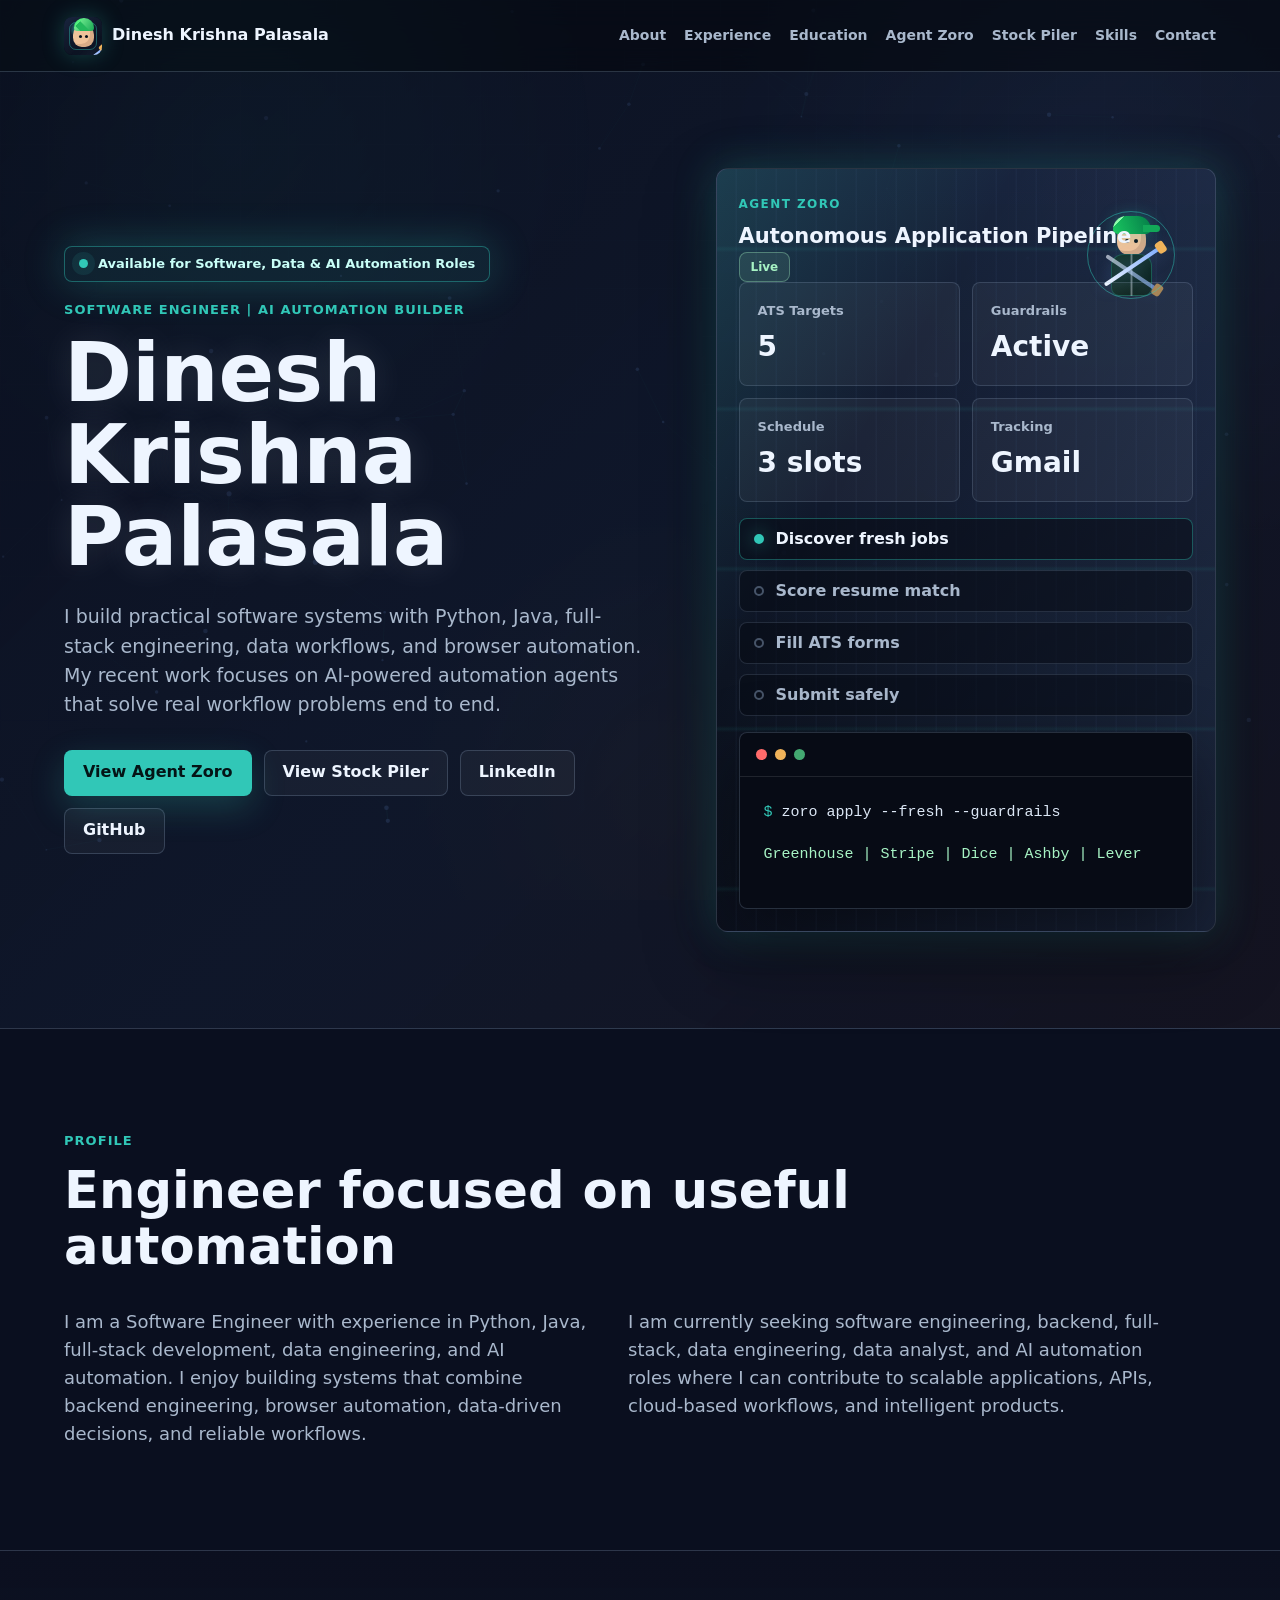
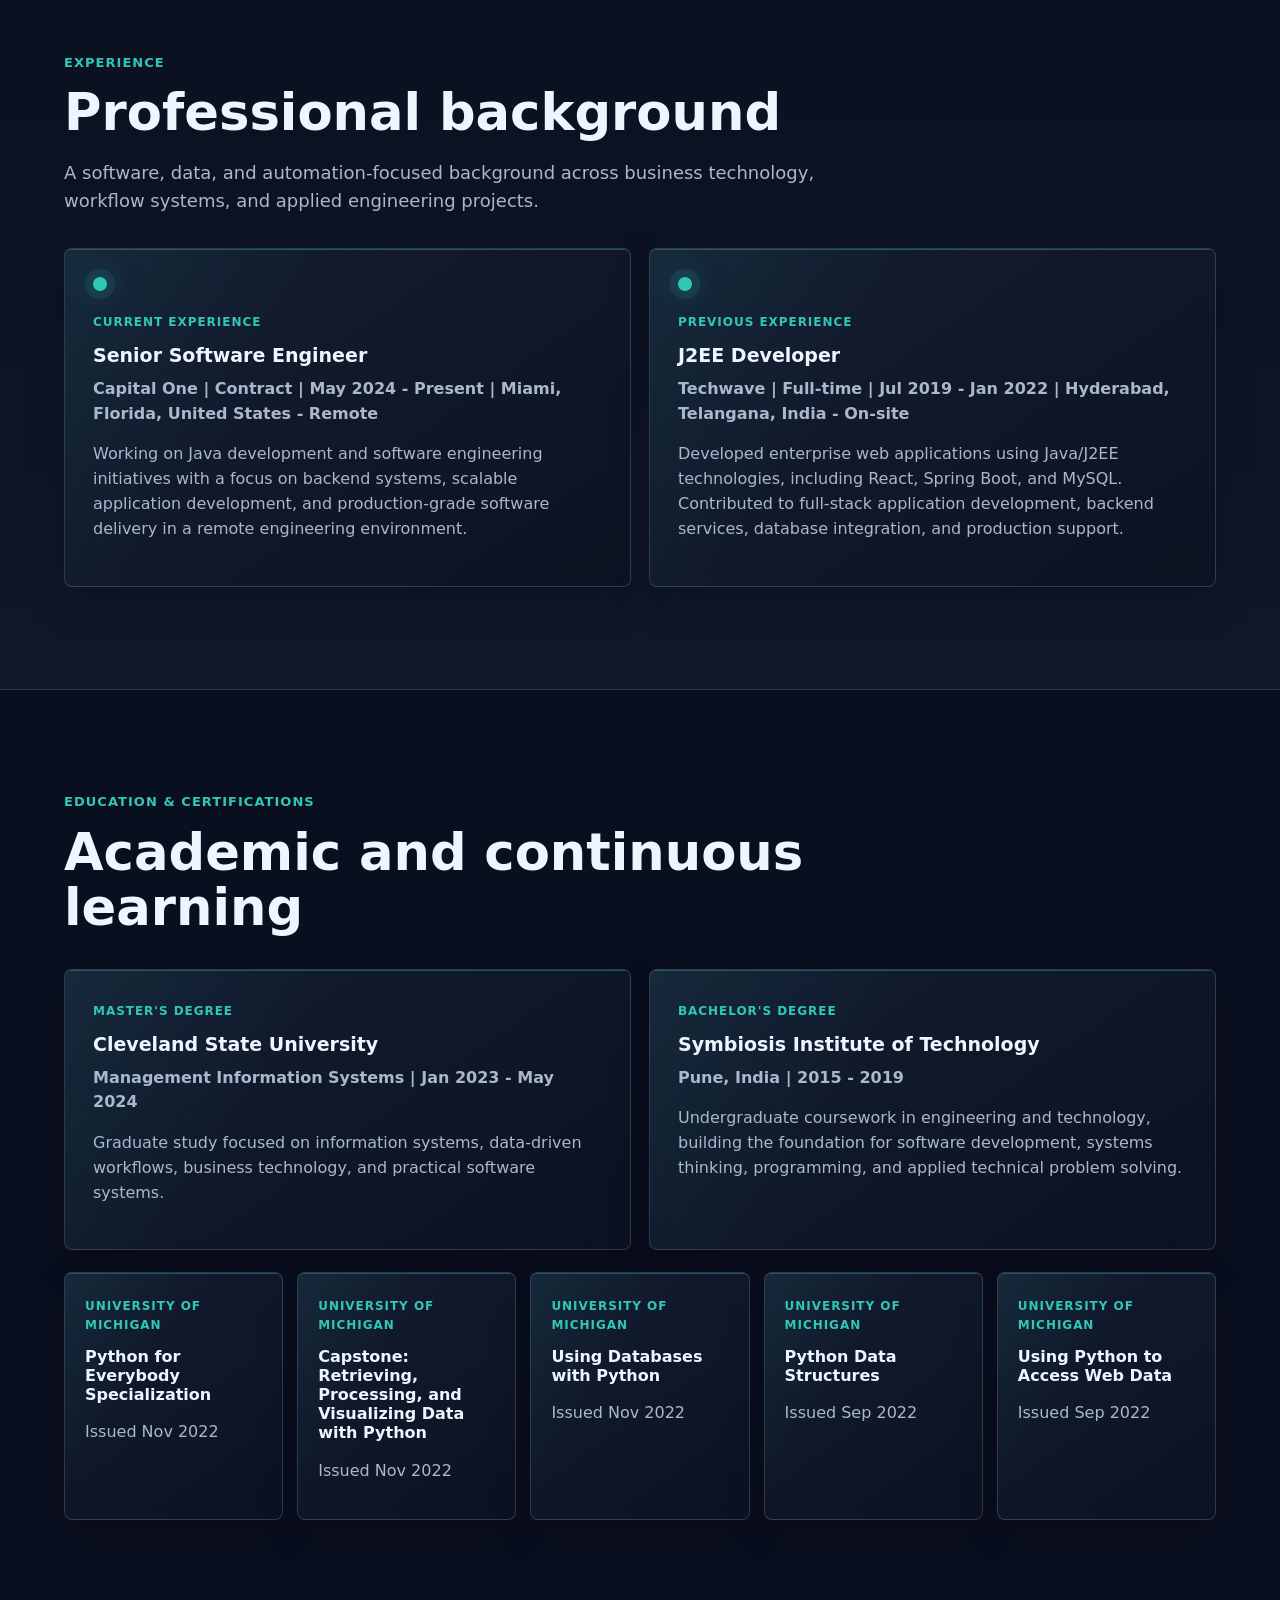
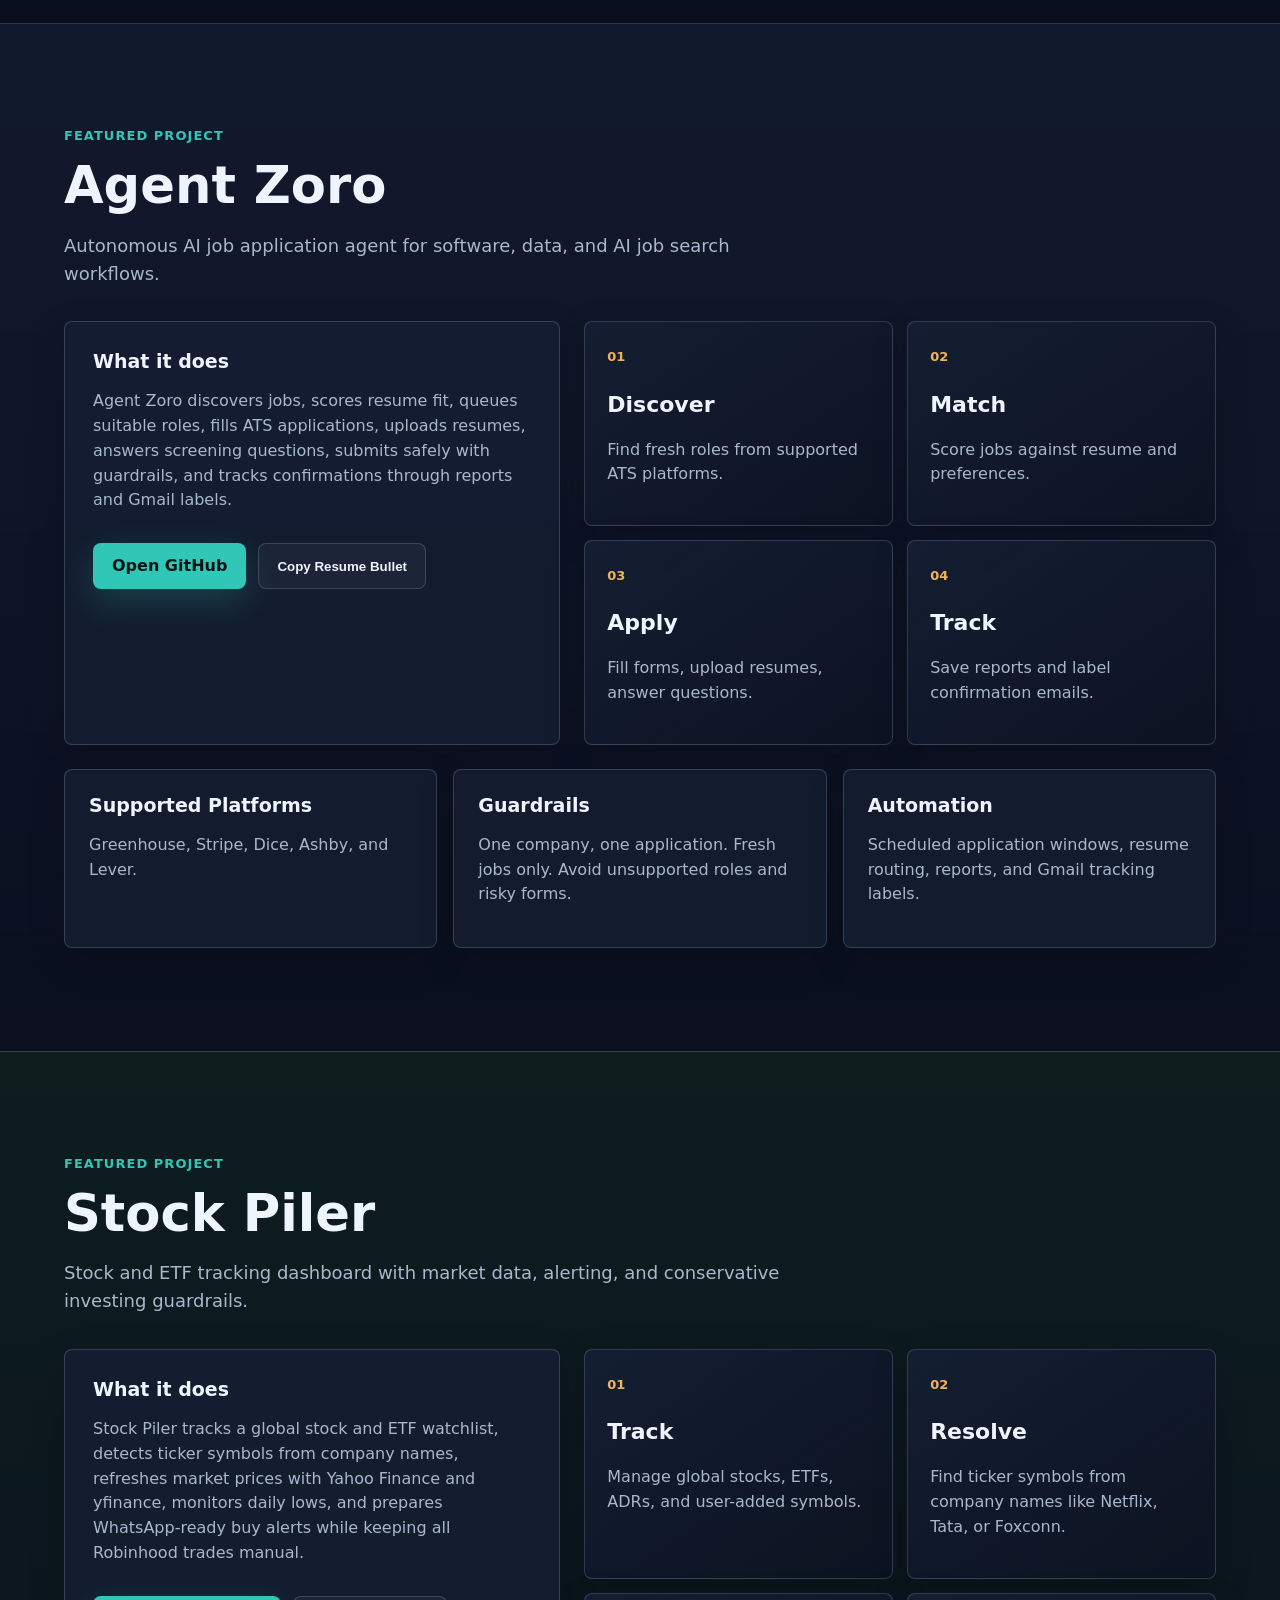
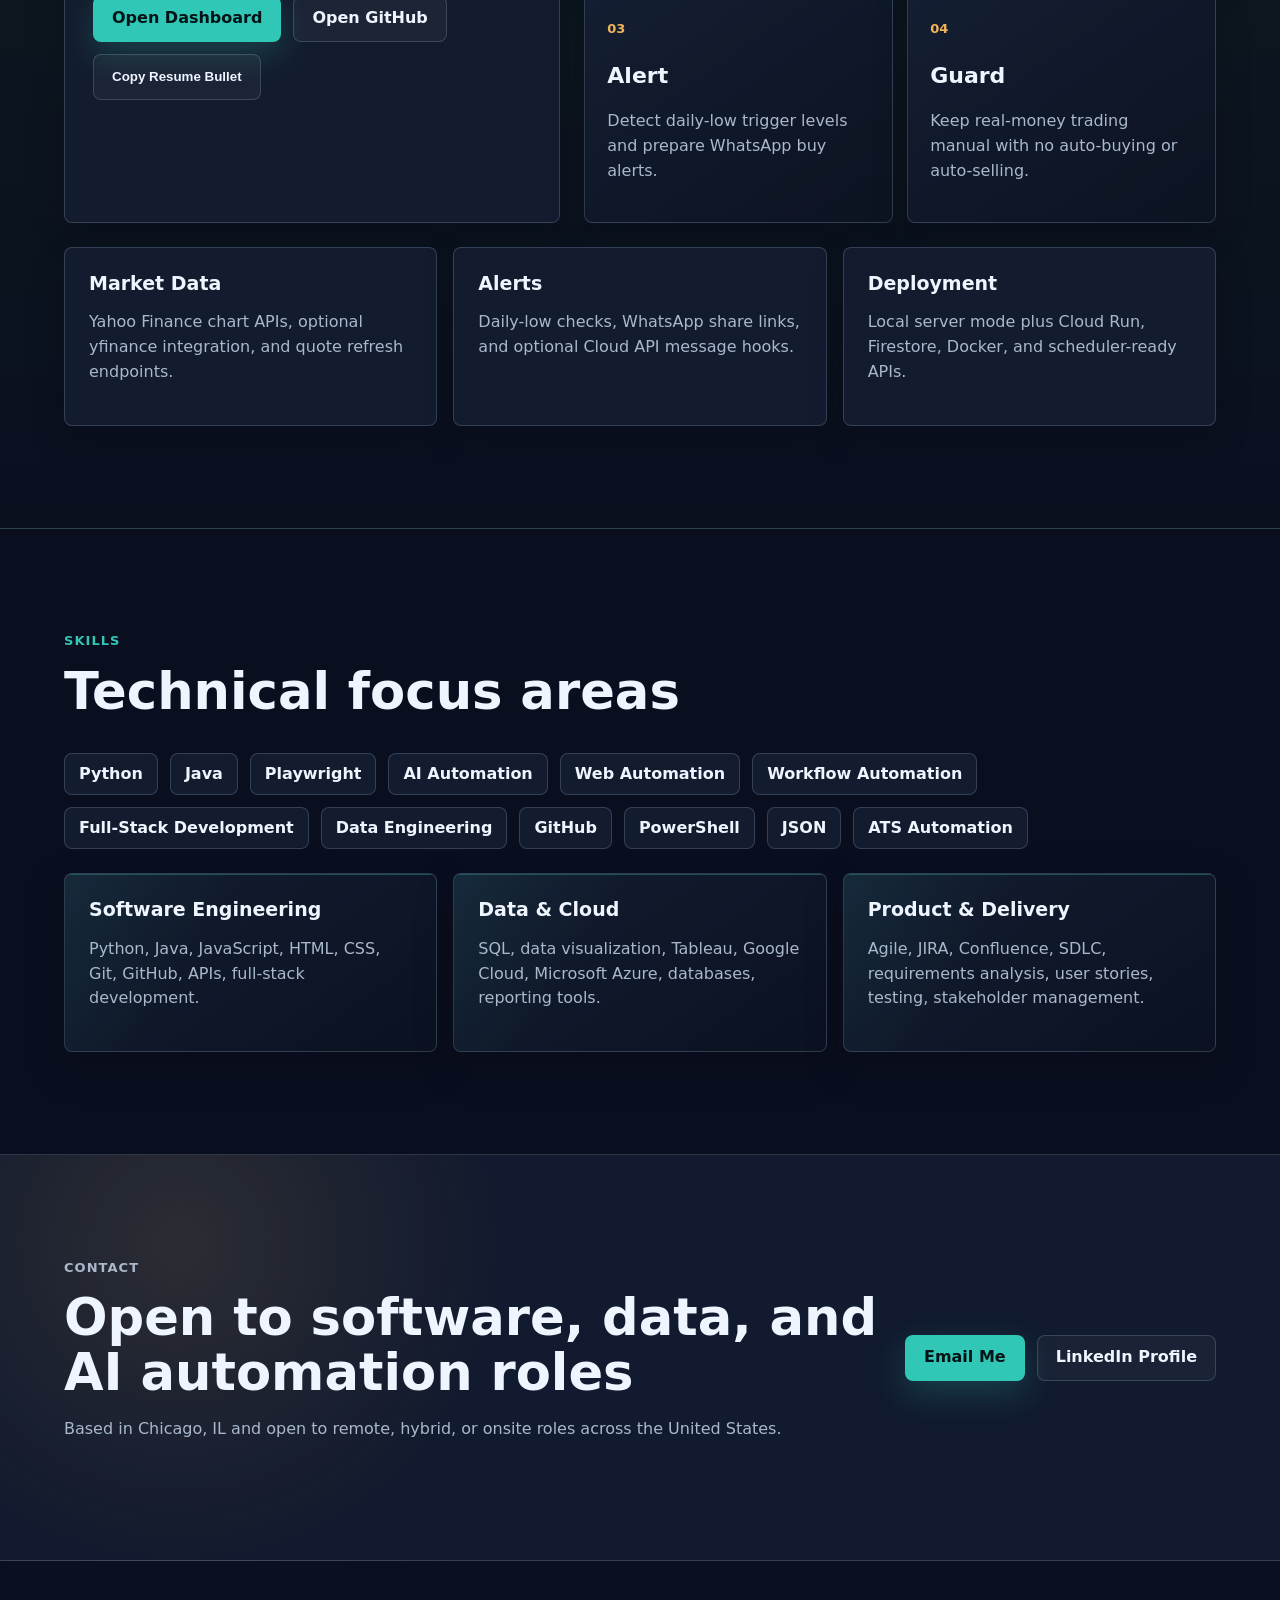
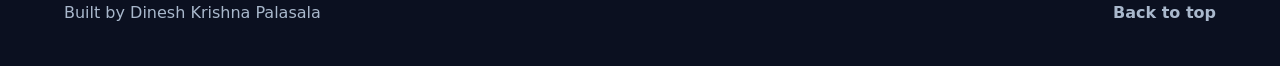
<file: index.html>
<!doctype html>
<html lang="en">
  <head>
    <meta charset="utf-8" />
    <meta name="viewport" content="width=device-width, initial-scale=1" />
    <title>Dinesh Krishna Palasala | Software Engineer Portfolio</title>
    <meta
      name="description"
      content="Portfolio website for Dinesh Krishna Palasala, software engineer focused on Python, Java, full stack development, data engineering, and AI automation."
    />
    <link rel="stylesheet" href="styles.css" />
  </head>
  <body>
    <canvas class="network-canvas" aria-hidden="true"></canvas>
    <header class="site-header">
      <a class="brand" href="#top" aria-label="Dinesh Krishna Palasala home">
        <span class="brand-mark zoro-mark" aria-hidden="true">
          <span class="zoro-head">
            <span class="zoro-hair"></span>
            <span class="zoro-eye left"></span>
            <span class="zoro-eye right"></span>
          </span>
          <span class="zoro-sword"></span>
        </span>
        <span>Dinesh Krishna Palasala</span>
      </a>
      <nav class="nav-links" aria-label="Primary navigation">
        <a href="#about">About</a>
        <a href="#experience">Experience</a>
        <a href="#education">Education</a>
        <a href="#zoro">Agent Zoro</a>
        <a href="#stock-piler">Stock Piler</a>
        <a href="#skills">Skills</a>
        <a href="#contact">Contact</a>
      </nav>
    </header>

    <main id="top">
      <section class="hero-section">
        <div class="hero-copy">
          <div class="status-pill">
            <span></span>
            Available for Software, Data & AI Automation Roles
          </div>
          <p class="eyebrow">Software Engineer | AI Automation Builder</p>
          <h1>Dinesh Krishna Palasala</h1>
          <p class="hero-lede">
            I build practical software systems with Python, Java, full-stack engineering,
            data workflows, and browser automation. My recent work focuses on AI-powered
            automation agents that solve real workflow problems end to end.
          </p>
          <div class="hero-actions">
            <a class="button primary" href="#zoro">View Agent Zoro</a>
            <a class="button secondary" href="#stock-piler">View Stock Piler</a>
            <a class="button secondary" href="https://www.linkedin.com/in/dinesh-krishna-palasala-73620a308/" target="_blank" rel="noreferrer">LinkedIn</a>
            <a class="button secondary" href="https://github.com/dpalasala/zoro-agent" target="_blank" rel="noreferrer">GitHub</a>
          </div>
        </div>

        <div class="hero-visual" aria-label="Portfolio automation workflow visual">
          <div class="agent-dashboard">
            <div class="mini-zoro-scene" aria-label="Animated Agent Zoro mascot">
              <div class="mini-zoro">
                <span class="mini-bandana"></span>
                <span class="mini-face">
                  <span class="mini-eye left"></span>
                  <span class="mini-eye right"></span>
                </span>
                <span class="mini-coat"></span>
                <span class="mini-sword main"></span>
                <span class="mini-sword back"></span>
              </div>
              <div class="scan-ring ring-one"></div>
              <div class="scan-ring ring-two"></div>
            </div>
            <div class="dashboard-header">
              <div>
                <span class="dashboard-kicker">Agent Zoro</span>
                <strong>Autonomous Application Pipeline</strong>
              </div>
              <span class="live-badge">Live</span>
            </div>
            <div class="metric-grid">
              <div class="metric-card">
                <span>ATS Targets</span>
                <strong>5</strong>
              </div>
              <div class="metric-card">
                <span>Guardrails</span>
                <strong>Active</strong>
              </div>
              <div class="metric-card">
                <span>Schedule</span>
                <strong>3 slots</strong>
              </div>
              <div class="metric-card">
                <span>Tracking</span>
                <strong>Gmail</strong>
              </div>
            </div>
            <div class="pipeline">
              <div class="pipeline-node active">
                <span></span>
                Discover fresh jobs
              </div>
              <div class="pipeline-node">
                <span></span>
                Score resume match
              </div>
              <div class="pipeline-node">
                <span></span>
                Fill ATS forms
              </div>
              <div class="pipeline-node">
                <span></span>
                Submit safely
              </div>
            </div>
            <div class="console-window mini-console">
              <div class="console-topbar">
                <span></span>
                <span></span>
                <span></span>
              </div>
              <div class="console-body">
                <p><span class="prompt">$</span> zoro apply --fresh --guardrails</p>
                <p class="success">Greenhouse | Stripe | Dice | Ashby | Lever</p>
              </div>
            </div>
          </div>
        </div>
      </section>

      <section id="about" class="section">
        <div class="section-heading">
          <p class="eyebrow">Profile</p>
          <h2>Engineer focused on useful automation</h2>
        </div>
        <div class="about-grid">
          <p>
            I am a Software Engineer with experience in Python, Java, full-stack development,
            data engineering, and AI automation. I enjoy building systems that combine backend
            engineering, browser automation, data-driven decisions, and reliable workflows.
          </p>
          <p>
            I am currently seeking software engineering, backend, full-stack, data engineering,
            data analyst, and AI automation roles where I can contribute to scalable applications,
            APIs, cloud-based workflows, and intelligent products.
          </p>
        </div>
      </section>

      <section id="experience" class="section timeline-section">
        <div class="section-heading">
          <p class="eyebrow">Experience</p>
          <h2>Professional background</h2>
          <p>
            A software, data, and automation-focused background across business technology,
            workflow systems, and applied engineering projects.
          </p>
        </div>

        <div class="timeline">
          <article class="timeline-card">
            <div class="timeline-dot"></div>
            <p class="timeline-label">Current Experience</p>
            <h3>Senior Software Engineer</h3>
            <p class="timeline-meta">Capital One | Contract | May 2024 - Present | Miami, Florida, United States - Remote</p>
            <p>
              Working on Java development and software engineering initiatives with a focus on
              backend systems, scalable application development, and production-grade software
              delivery in a remote engineering environment.
            </p>
          </article>

          <article class="timeline-card">
            <div class="timeline-dot"></div>
            <p class="timeline-label">Previous Experience</p>
            <h3>J2EE Developer</h3>
            <p class="timeline-meta">Techwave | Full-time | Jul 2019 - Jan 2022 | Hyderabad, Telangana, India - On-site</p>
            <p>
              Developed enterprise web applications using Java/J2EE technologies, including
              React, Spring Boot, and MySQL. Contributed to full-stack application development,
              backend services, database integration, and production support.
            </p>
          </article>
        </div>
      </section>

      <section id="education" class="section education-section">
        <div class="section-heading">
          <p class="eyebrow">Education & Certifications</p>
          <h2>Academic and continuous learning</h2>
        </div>

        <div class="credential-layout">
          <article class="education-card">
            <span class="card-tag">Master's Degree</span>
            <h3>Cleveland State University</h3>
            <p class="timeline-meta">Management Information Systems | Jan 2023 - May 2024</p>
            <p>
              Graduate study focused on information systems, data-driven workflows,
              business technology, and practical software systems.
            </p>
          </article>

          <article class="education-card">
            <span class="card-tag">Bachelor's Degree</span>
            <h3>Symbiosis Institute of Technology</h3>
            <p class="timeline-meta">Pune, India | 2015 - 2019</p>
            <p>
              Undergraduate coursework in engineering and technology, building the foundation
              for software development, systems thinking, programming, and applied technical
              problem solving.
            </p>
          </article>
        </div>

        <div class="cert-grid" aria-label="Certifications">
          <article>
            <span>University of Michigan</span>
            <h3>Python for Everybody Specialization</h3>
            <p>Issued Nov 2022</p>
          </article>
          <article>
            <span>University of Michigan</span>
            <h3>Capstone: Retrieving, Processing, and Visualizing Data with Python</h3>
            <p>Issued Nov 2022</p>
          </article>
          <article>
            <span>University of Michigan</span>
            <h3>Using Databases with Python</h3>
            <p>Issued Nov 2022</p>
          </article>
          <article>
            <span>University of Michigan</span>
            <h3>Python Data Structures</h3>
            <p>Issued Sep 2022</p>
          </article>
          <article>
            <span>University of Michigan</span>
            <h3>Using Python to Access Web Data</h3>
            <p>Issued Sep 2022</p>
          </article>
        </div>
      </section>

      <div id="projects-root" data-projects-src="projects.json"></div>

      <section id="skills" class="section">
        <div class="section-heading">
          <p class="eyebrow">Skills</p>
          <h2>Technical focus areas</h2>
        </div>
        <div class="skills-grid">
          <span>Python</span>
          <span>Java</span>
          <span>Playwright</span>
          <span>AI Automation</span>
          <span>Web Automation</span>
          <span>Workflow Automation</span>
          <span>Full-Stack Development</span>
          <span>Data Engineering</span>
          <span>GitHub</span>
          <span>PowerShell</span>
          <span>JSON</span>
          <span>ATS Automation</span>
        </div>
        <div class="skill-columns">
          <article>
            <h3>Software Engineering</h3>
            <p>Python, Java, JavaScript, HTML, CSS, Git, GitHub, APIs, full-stack development.</p>
          </article>
          <article>
            <h3>Data & Cloud</h3>
            <p>SQL, data visualization, Tableau, Google Cloud, Microsoft Azure, databases, reporting tools.</p>
          </article>
          <article>
            <h3>Product & Delivery</h3>
            <p>Agile, JIRA, Confluence, SDLC, requirements analysis, user stories, testing, stakeholder management.</p>
          </article>
        </div>
      </section>

      <section id="contact" class="section contact-section">
        <div>
          <p class="eyebrow">Contact</p>
          <h2>Open to software, data, and AI automation roles</h2>
          <p>
            Based in Chicago, IL and open to remote, hybrid, or onsite roles across the United States.
          </p>
        </div>
        <div class="contact-actions">
          <a class="button primary" href="mailto:dpalasala@gmail.com">Email Me</a>
          <a class="button secondary" href="https://www.linkedin.com/in/dinesh-krishna-palasala-73620a308/" target="_blank" rel="noreferrer">LinkedIn Profile</a>
        </div>
      </section>
    </main>

    <footer class="site-footer">
      <p>Built by Dinesh Krishna Palasala</p>
      <a href="#top">Back to top</a>
    </footer>

    <div class="toast" role="status" aria-live="polite">Copied</div>
    <script src="script.js"></script>
  </body>
</html>
</file>
<file: styles.css>
:root {
  --ink: #eef5ff;
  --muted: #a9b8cc;
  --line: rgba(154, 178, 210, 0.24);
  --paper: #0b1020;
  --white: #121a2c;
  --panel: #151f33;
  --panel-strong: #1b2740;
  --teal: #31c7b7;
  --teal-dark: #21a79a;
  --amber: #f0b35a;
  --red: #ff6b6b;
  --blue: #7eabff;
  --shadow: 0 24px 70px rgba(0, 0, 0, 0.42);
  --glow: 0 0 42px rgba(49, 199, 183, 0.28);
}

* {
  box-sizing: border-box;
}

html {
  scroll-behavior: smooth;
}

body {
  margin: 0;
  background: var(--paper);
  color: var(--ink);
  font-family: Inter, ui-sans-serif, system-ui, -apple-system, BlinkMacSystemFont, "Segoe UI", sans-serif;
  line-height: 1.55;
}

body::before {
  position: fixed;
  inset: 0;
  z-index: -3;
  content: "";
  background:
    linear-gradient(rgba(154, 178, 210, 0.035) 1px, transparent 1px),
    linear-gradient(90deg, rgba(154, 178, 210, 0.035) 1px, transparent 1px);
  background-size: 48px 48px;
  mask-image: linear-gradient(to bottom, black, transparent 86%);
}

body::after {
  position: fixed;
  inset: 0;
  z-index: -2;
  content: "";
  background:
    radial-gradient(circle at 18% 16%, rgba(49, 199, 183, 0.22), transparent 28%),
    radial-gradient(circle at 86% 22%, rgba(126, 171, 255, 0.18), transparent 30%),
    radial-gradient(circle at 54% 88%, rgba(240, 179, 90, 0.1), transparent 28%);
  pointer-events: none;
}

.network-canvas {
  position: fixed;
  inset: 0;
  z-index: -1;
  width: 100%;
  height: 100%;
  opacity: 0.72;
  pointer-events: none;
}

a {
  color: inherit;
}

.site-header {
  position: sticky;
  top: 0;
  z-index: 10;
  display: flex;
  align-items: center;
  justify-content: space-between;
  gap: 24px;
  min-height: 72px;
  padding: 14px clamp(20px, 5vw, 72px);
  border-bottom: 1px solid var(--line);
  background: rgba(7, 11, 21, 0.82);
  backdrop-filter: blur(16px);
}

.brand {
  display: inline-flex;
  align-items: center;
  gap: 10px;
  font-weight: 800;
  text-decoration: none;
}

.brand-mark {
  position: relative;
  display: grid;
  width: 38px;
  height: 38px;
  place-items: center;
  border-radius: 8px;
  background:
    radial-gradient(circle at 38% 32%, rgba(49, 199, 183, 0.9), transparent 25%),
    linear-gradient(145deg, #18243d, #070b15);
  box-shadow: 0 0 22px rgba(49, 199, 183, 0.28);
}

.zoro-mark {
  overflow: hidden;
  isolation: isolate;
}

.zoro-mark::before {
  position: absolute;
  inset: 5px;
  content: "";
  border: 1px solid rgba(49, 199, 183, 0.42);
  border-radius: 7px;
  animation: logoPulse 2.4s ease-in-out infinite;
}

.zoro-head {
  position: relative;
  z-index: 2;
  width: 21px;
  height: 22px;
  border-radius: 45% 45% 42% 42%;
  background: #f0c39a;
  box-shadow: inset -4px -3px 0 rgba(93, 52, 42, 0.16);
  animation: zoroFloat 2.8s ease-in-out infinite;
}

.zoro-hair {
  position: absolute;
  top: -7px;
  left: 1px;
  width: 20px;
  height: 13px;
  border-radius: 12px 12px 4px 4px;
  background:
    linear-gradient(135deg, #51f27c 0 28%, transparent 29%),
    linear-gradient(45deg, transparent 0 18%, #23b95c 19% 48%, transparent 49%),
    linear-gradient(120deg, #88ff9f, #18a754);
}

.zoro-eye {
  position: absolute;
  top: 10px;
  width: 3px;
  height: 3px;
  border-radius: 50%;
  background: #07111d;
  animation: zoroBlink 4.2s infinite;
}

.zoro-eye.left {
  left: 6px;
}

.zoro-eye.right {
  right: 6px;
}

.zoro-sword {
  position: absolute;
  z-index: 1;
  right: -2px;
  bottom: 5px;
  width: 30px;
  height: 3px;
  border-radius: 99px;
  background: linear-gradient(90deg, #f7fbff, #7eabff);
  transform: rotate(-38deg);
  transform-origin: right center;
  box-shadow: 0 0 14px rgba(126, 171, 255, 0.46);
  animation: swordShine 2.6s ease-in-out infinite;
}

.zoro-sword::after {
  position: absolute;
  right: -3px;
  top: -3px;
  width: 7px;
  height: 9px;
  content: "";
  border-radius: 2px;
  background: var(--amber);
}

@keyframes zoroFloat {
  0%,
  100% {
    transform: translateY(0) rotate(-2deg);
  }
  50% {
    transform: translateY(-2px) rotate(2deg);
  }
}

@keyframes zoroBlink {
  0%,
  92%,
  100% {
    transform: scaleY(1);
  }
  95% {
    transform: scaleY(0.1);
  }
}

@keyframes swordShine {
  0%,
  100% {
    opacity: 0.72;
    filter: brightness(1);
  }
  50% {
    opacity: 1;
    filter: brightness(1.45);
  }
}

@keyframes logoPulse {
  0%,
  100% {
    opacity: 0.45;
    transform: scale(1);
  }
  50% {
    opacity: 1;
    transform: scale(1.05);
  }
}

.nav-links {
  display: flex;
  flex-wrap: wrap;
  justify-content: flex-end;
  gap: 18px;
  color: var(--muted);
  font-size: 14px;
  font-weight: 700;
}

.nav-links a {
  text-decoration: none;
}

.nav-links a:hover {
  color: var(--teal);
}

.hero-section {
  display: grid;
  grid-template-columns: minmax(0, 1.08fr) minmax(320px, 0.92fr);
  align-items: center;
  gap: clamp(28px, 5vw, 72px);
  min-height: calc(100vh - 72px);
  padding: clamp(48px, 8vw, 96px) clamp(20px, 5vw, 72px);
  border-bottom: 1px solid var(--line);
  background:
    linear-gradient(135deg, rgba(11, 16, 32, 0.88) 0%, rgba(17, 26, 46, 0.76) 50%, rgba(22, 20, 33, 0.88) 100%);
}

.status-pill {
  display: inline-flex;
  align-items: center;
  gap: 10px;
  min-height: 36px;
  margin-bottom: 18px;
  padding: 0 14px;
  border: 1px solid rgba(49, 199, 183, 0.42);
  border-radius: 8px;
  background: rgba(49, 199, 183, 0.08);
  color: #c9fff8;
  font-size: 13px;
  font-weight: 850;
  box-shadow: var(--glow);
}

.status-pill span {
  width: 9px;
  height: 9px;
  border-radius: 50%;
  background: var(--teal);
  box-shadow: 0 0 0 7px rgba(49, 199, 183, 0.1);
}

.eyebrow {
  margin: 0 0 12px;
  color: var(--teal);
  font-size: 13px;
  font-weight: 900;
  letter-spacing: 0.08em;
  text-transform: uppercase;
}

h1,
h2,
h3,
p {
  overflow-wrap: anywhere;
}

h1 {
  max-width: 920px;
  margin: 0;
  font-size: clamp(44px, 7vw, 82px);
  line-height: 1;
  letter-spacing: 0;
  text-shadow: 0 0 34px rgba(238, 245, 255, 0.12);
}

h2 {
  margin: 0;
  font-size: clamp(30px, 4vw, 52px);
  line-height: 1.08;
  letter-spacing: 0;
}

h3 {
  margin: 0 0 10px;
  font-size: 19px;
  line-height: 1.2;
}

.hero-lede {
  max-width: 760px;
  margin: 24px 0 0;
  color: var(--muted);
  font-size: 19px;
}

.hero-actions,
.project-actions,
.contact-actions {
  display: flex;
  flex-wrap: wrap;
  gap: 12px;
  margin-top: 30px;
}

.button {
  display: inline-flex;
  align-items: center;
  justify-content: center;
  min-height: 46px;
  padding: 0 18px;
  border: 1px solid transparent;
  border-radius: 8px;
  font-weight: 850;
  text-decoration: none;
  cursor: pointer;
  transition: transform 160ms ease, background-color 160ms ease, border-color 160ms ease, box-shadow 160ms ease;
}

.button:hover {
  transform: translateY(-1px);
}

.button.primary {
  background: var(--teal);
  color: #041416;
  box-shadow: 0 12px 34px rgba(49, 199, 183, 0.22);
}

.button.primary:hover {
  background: var(--teal-dark);
  box-shadow: 0 16px 42px rgba(49, 199, 183, 0.34);
}

.button.secondary {
  border-color: var(--line);
  background: rgba(255, 255, 255, 0.04);
  color: var(--ink);
}

.button.secondary:hover {
  border-color: rgba(49, 199, 183, 0.72);
  background: rgba(49, 199, 183, 0.08);
}

.hero-visual {
  display: grid;
  min-height: 420px;
  align-items: center;
}

.agent-dashboard {
  position: relative;
  overflow: hidden;
  padding: 22px;
  border: 1px solid rgba(154, 178, 210, 0.24);
  border-radius: 12px;
  background:
    linear-gradient(180deg, rgba(27, 39, 64, 0.86), rgba(7, 11, 21, 0.9));
  box-shadow: var(--shadow), var(--glow);
}

.agent-dashboard::before {
  position: absolute;
  inset: -1px;
  content: "";
  background:
    linear-gradient(120deg, rgba(49, 199, 183, 0.16), transparent 32%, rgba(126, 171, 255, 0.14));
  pointer-events: none;
}

.agent-dashboard::after {
  position: absolute;
  inset: 0;
  content: "";
  background:
    linear-gradient(transparent 0 48%, rgba(49, 199, 183, 0.08) 50%, transparent 52%),
    repeating-linear-gradient(90deg, transparent 0 18px, rgba(126, 171, 255, 0.035) 19px 20px);
  background-size: 100% 160px, auto;
  animation: dashboardScan 5.4s linear infinite;
  pointer-events: none;
}

.agent-dashboard > * {
  position: relative;
  z-index: 2;
}

.mini-zoro-scene {
  position: absolute;
  top: 22px;
  right: 20px;
  z-index: 1;
  width: 128px;
  height: 128px;
  pointer-events: none;
}

.mini-zoro {
  position: absolute;
  left: 50%;
  top: 50%;
  width: 56px;
  height: 82px;
  transform: translate(-50%, -50%);
  animation: miniZoroFloat 3.2s ease-in-out infinite;
}

.mini-face {
  position: absolute;
  left: 14px;
  top: 10px;
  width: 29px;
  height: 31px;
  border-radius: 46% 46% 42% 42%;
  background: #f0c39a;
  box-shadow:
    inset -5px -4px 0 rgba(81, 44, 36, 0.16),
    0 0 20px rgba(49, 199, 183, 0.16);
}

.mini-bandana {
  position: absolute;
  z-index: 2;
  left: 10px;
  top: 2px;
  width: 38px;
  height: 18px;
  border-radius: 14px 14px 5px 5px;
  background:
    linear-gradient(135deg, #8dffab 0 20%, transparent 21%),
    linear-gradient(70deg, #19c760, #057c48);
  box-shadow: 0 0 16px rgba(49, 199, 183, 0.36);
}

.mini-bandana::after {
  position: absolute;
  right: -9px;
  top: 9px;
  width: 17px;
  height: 7px;
  content: "";
  border-radius: 0 8px 8px 0;
  background: #12a858;
  transform-origin: left center;
  animation: bandanaTail 1.8s ease-in-out infinite;
}

.mini-eye {
  position: absolute;
  top: 15px;
  width: 4px;
  height: 4px;
  border-radius: 50%;
  background: #07111d;
  animation: zoroBlink 4.2s infinite;
}

.mini-eye.left {
  left: 8px;
}

.mini-eye.right {
  right: 8px;
}

.mini-coat {
  position: absolute;
  left: 8px;
  top: 40px;
  width: 41px;
  height: 42px;
  border-radius: 12px 12px 8px 8px;
  background:
    linear-gradient(90deg, transparent 47%, rgba(238, 245, 255, 0.4) 48% 52%, transparent 53%),
    linear-gradient(145deg, #123528, #071b19);
  border: 1px solid rgba(49, 199, 183, 0.28);
}

.mini-sword {
  position: absolute;
  height: 4px;
  border-radius: 99px;
  background: linear-gradient(90deg, #eef5ff, #7eabff);
  box-shadow: 0 0 18px rgba(126, 171, 255, 0.48);
}

.mini-sword::after {
  position: absolute;
  right: -4px;
  top: -4px;
  width: 9px;
  height: 12px;
  content: "";
  border-radius: 3px;
  background: var(--amber);
}

.mini-sword.main {
  left: -4px;
  top: 50px;
  width: 68px;
  transform: rotate(-34deg);
  animation: swordSweep 2.8s ease-in-out infinite;
}

.mini-sword.back {
  left: -2px;
  top: 57px;
  width: 62px;
  opacity: 0.64;
  transform: rotate(34deg);
}

.scan-ring {
  position: absolute;
  inset: 20px;
  border: 1px solid rgba(49, 199, 183, 0.28);
  border-radius: 50%;
  animation: scanRing 2.8s ease-out infinite;
}

.ring-two {
  animation-delay: 1.4s;
}
}

.dashboard-header {
  display: flex;
  align-items: flex-start;
  justify-content: space-between;
  gap: 18px;
  margin-bottom: 18px;
  padding-right: 126px;
}

.dashboard-header strong {
  display: block;
  margin-top: 4px;
  font-size: 21px;
}

.dashboard-kicker {
  color: var(--teal);
  font-size: 12px;
  font-weight: 900;
  letter-spacing: 0.12em;
  text-transform: uppercase;
}

.live-badge {
  display: inline-flex;
  min-height: 30px;
  align-items: center;
  border: 1px solid rgba(167, 243, 196, 0.34);
  border-radius: 8px;
  padding: 0 11px;
  background: rgba(167, 243, 196, 0.1);
  color: #a7f3c4;
  font-size: 12px;
  font-weight: 900;
}

.metric-grid {
  display: grid;
  grid-template-columns: repeat(2, minmax(0, 1fr));
  gap: 12px;
}

.metric-card {
  min-height: 104px;
  padding: 18px;
  border: 1px solid rgba(154, 178, 210, 0.2);
  border-radius: 8px;
  background: rgba(255, 255, 255, 0.045);
}

.metric-card span {
  display: block;
  color: var(--muted);
  font-size: 13px;
  font-weight: 800;
}

.metric-card strong {
  display: block;
  margin-top: 12px;
  color: var(--ink);
  font-size: 28px;
  line-height: 1;
}

.pipeline {
  display: grid;
  gap: 10px;
  margin: 16px 0;
}

.pipeline-node {
  display: flex;
  align-items: center;
  gap: 12px;
  min-height: 42px;
  padding: 0 14px;
  border: 1px solid rgba(154, 178, 210, 0.18);
  border-radius: 8px;
  background: rgba(7, 11, 21, 0.52);
  color: var(--muted);
  font-weight: 800;
}

.pipeline-node span {
  width: 10px;
  height: 10px;
  border-radius: 50%;
  border: 2px solid rgba(154, 178, 210, 0.42);
}

.pipeline-node.active {
  border-color: rgba(49, 199, 183, 0.38);
  color: var(--ink);
}

.pipeline-node.active span {
  border-color: var(--teal);
  background: var(--teal);
  box-shadow: 0 0 18px rgba(49, 199, 183, 0.58);
}

@keyframes dashboardScan {
  0% {
    background-position: 0 -160px, 0 0;
  }
  100% {
    background-position: 0 160px, 40px 0;
  }
}

@keyframes miniZoroFloat {
  0%,
  100% {
    transform: translate(-50%, -50%) translateY(0) rotate(-2deg);
  }
  50% {
    transform: translate(-50%, -50%) translateY(-7px) rotate(2deg);
  }
}

@keyframes bandanaTail {
  0%,
  100% {
    transform: rotate(8deg);
  }
  50% {
    transform: rotate(-14deg);
  }
}

@keyframes swordSweep {
  0%,
  100% {
    filter: brightness(1);
    transform: rotate(-34deg) translateX(0);
  }
  50% {
    filter: brightness(1.45);
    transform: rotate(-31deg) translateX(4px);
  }
}

@keyframes scanRing {
  0% {
    opacity: 0.8;
    transform: scale(0.72);
  }
  100% {
    opacity: 0;
    transform: scale(1.32);
  }
}

.mini-console {
  box-shadow: none;
}

.console-window {
  overflow: hidden;
  border: 1px solid rgba(154, 178, 210, 0.22);
  border-radius: 8px;
  background: #070b15;
  box-shadow: var(--shadow);
}

.console-topbar {
  display: flex;
  gap: 8px;
  padding: 16px;
  border-bottom: 1px solid rgba(255, 255, 255, 0.1);
}

.console-topbar span {
  width: 11px;
  height: 11px;
  border-radius: 50%;
  background: var(--red);
}

.console-topbar span:nth-child(2) {
  background: var(--amber);
}

.console-topbar span:nth-child(3) {
  background: #43a971;
}

.console-body {
  padding: 24px;
  color: #dce7f5;
  font-family: Consolas, "Courier New", monospace;
  font-size: 15px;
}

.console-body p {
  margin: 0 0 18px;
}

.prompt {
  color: var(--teal);
}

.success {
  color: #a7f3c4;
}

.section {
  padding: clamp(56px, 8vw, 108px) clamp(20px, 5vw, 72px);
  border-bottom: 1px solid var(--line);
  background: rgba(11, 16, 32, 0.74);
}

.section-heading {
  max-width: 900px;
  margin-bottom: 34px;
}

.section-heading p:not(.eyebrow) {
  max-width: 760px;
  color: var(--muted);
  font-size: 18px;
}

.about-grid {
  display: grid;
  grid-template-columns: repeat(2, minmax(0, 1fr));
  gap: 28px;
  max-width: 1100px;
}

.about-grid p {
  margin: 0;
  color: var(--muted);
  font-size: 18px;
}

.timeline-section {
  background:
    linear-gradient(180deg, rgba(11, 16, 32, 0.82), rgba(18, 26, 44, 0.78));
}

.timeline {
  position: relative;
  display: grid;
  grid-template-columns: repeat(2, minmax(0, 1fr));
  gap: 18px;
  max-width: 1180px;
}

.timeline-card,
.education-card,
.cert-grid article,
.skill-columns article {
  position: relative;
  overflow: hidden;
  border: 1px solid var(--line);
  border-radius: 8px;
  background:
    linear-gradient(145deg, rgba(21, 31, 51, 0.92), rgba(12, 19, 34, 0.88));
  box-shadow: 0 14px 42px rgba(0, 0, 0, 0.18);
}

.timeline-card,
.education-card {
  padding: 28px;
}

.timeline-card::before,
.education-card::before,
.cert-grid article::before,
.skill-columns article::before {
  position: absolute;
  inset: 0;
  content: "";
  border-top: 1px solid rgba(49, 199, 183, 0.35);
  background: linear-gradient(120deg, rgba(49, 199, 183, 0.08), transparent 36%);
  pointer-events: none;
}

.timeline-card > *,
.education-card > *,
.cert-grid article > *,
.skill-columns article > * {
  position: relative;
}

.timeline-dot {
  width: 14px;
  height: 14px;
  margin-bottom: 18px;
  border-radius: 50%;
  background: var(--teal);
  box-shadow: 0 0 0 8px rgba(49, 199, 183, 0.1), 0 0 28px rgba(49, 199, 183, 0.55);
}

.timeline-label,
.card-tag,
.cert-grid span {
  display: inline-flex;
  margin: 0 0 12px;
  color: var(--teal);
  font-size: 12px;
  font-weight: 900;
  letter-spacing: 0.08em;
  text-transform: uppercase;
}

.timeline-meta {
  margin: 0 0 14px;
  color: var(--muted);
  font-weight: 750;
}

.timeline-card p:last-child,
.education-card p:last-child,
.cert-grid p,
.skill-columns p {
  color: var(--muted);
}

.credential-layout {
  display: grid;
  grid-template-columns: repeat(2, minmax(0, 1fr));
  gap: 18px;
  margin-bottom: 22px;
  max-width: 1180px;
}

.cert-grid {
  display: grid;
  grid-template-columns: repeat(5, minmax(0, 1fr));
  gap: 14px;
}

.cert-grid article {
  min-height: 210px;
  padding: 20px;
}

.cert-grid h3 {
  font-size: 16px;
}

.zoro-section {
  background:
    linear-gradient(180deg, rgba(21, 31, 51, 0.66), rgba(11, 16, 32, 0.98));
}

.stock-piler-section {
  background:
    linear-gradient(180deg, rgba(15, 35, 30, 0.72), rgba(11, 16, 32, 0.98));
}

.project-layout {
  display: grid;
  grid-template-columns: minmax(0, 0.88fr) minmax(0, 1.12fr);
  gap: 24px;
  align-items: stretch;
}

.project-panel,
.feature-grid article,
.workflow-step {
  border: 1px solid var(--line);
  border-radius: 8px;
  background: rgba(21, 31, 51, 0.86);
  box-shadow: 0 12px 36px rgba(0, 0, 0, 0.18);
  transition: transform 160ms ease, border-color 160ms ease, box-shadow 160ms ease;
}

.project-panel:hover,
.feature-grid article:hover,
.workflow-step:hover,
.skills-grid span:hover {
  transform: translateY(-3px);
  border-color: rgba(49, 199, 183, 0.48);
  box-shadow: 0 18px 48px rgba(0, 0, 0, 0.24), 0 0 30px rgba(49, 199, 183, 0.1);
}

.project-panel {
  padding: 28px;
}

.project-panel p,
.feature-grid p,
.workflow-step p,
.contact-section p {
  color: var(--muted);
}

.workflow {
  display: grid;
  grid-template-columns: repeat(2, minmax(0, 1fr));
  gap: 14px;
}

.workflow-step {
  min-height: 172px;
  padding: 22px;
  background:
    linear-gradient(145deg, rgba(21, 31, 51, 0.96), rgba(12, 19, 34, 0.88));
}

.workflow-step span {
  display: inline-flex;
  margin-bottom: 20px;
  color: var(--amber);
  font-size: 13px;
  font-weight: 900;
}

.workflow-step strong {
  display: block;
  font-size: 22px;
}

.feature-grid {
  display: grid;
  grid-template-columns: repeat(3, minmax(0, 1fr));
  gap: 16px;
  margin-top: 24px;
}

.feature-grid article {
  padding: 24px;
}

.skills-grid {
  display: flex;
  flex-wrap: wrap;
  gap: 12px;
  max-width: 1100px;
}

.skills-grid span {
  display: inline-flex;
  align-items: center;
  min-height: 42px;
  padding: 0 14px;
  border: 1px solid var(--line);
  border-radius: 8px;
  background: rgba(21, 31, 51, 0.86);
  font-weight: 800;
  transition: transform 160ms ease, border-color 160ms ease, box-shadow 160ms ease;
}

.skill-columns {
  display: grid;
  grid-template-columns: repeat(3, minmax(0, 1fr));
  gap: 16px;
  margin-top: 24px;
}

.skill-columns article {
  padding: 24px;
}

.contact-section {
  display: grid;
  grid-template-columns: minmax(0, 1fr) auto;
  gap: 24px;
  align-items: center;
  background:
    radial-gradient(circle at 14% 22%, rgba(240, 179, 90, 0.12), transparent 28%),
    #111a2e;
}

.contact-actions {
  justify-content: flex-end;
  margin-top: 0;
}

.site-footer {
  display: flex;
  align-items: center;
  justify-content: space-between;
  gap: 18px;
  padding: 24px clamp(20px, 5vw, 72px);
  color: var(--muted);
}

.site-footer a {
  font-weight: 800;
  text-decoration: none;
}

.toast {
  position: fixed;
  right: 20px;
  bottom: 20px;
  z-index: 20;
  transform: translateY(18px);
  opacity: 0;
  pointer-events: none;
  border-radius: 8px;
  background: var(--teal);
  color: #041416;
  padding: 12px 14px;
  font-weight: 800;
  transition: opacity 160ms ease, transform 160ms ease;
}

.toast.visible {
  transform: translateY(0);
  opacity: 1;
}

@media (max-width: 920px) {
  .hero-section,
  .project-layout,
  .about-grid,
  .timeline,
  .credential-layout,
  .skill-columns,
  .contact-section {
    grid-template-columns: 1fr;
  }

  .cert-grid {
    grid-template-columns: repeat(2, minmax(0, 1fr));
  }

  .hero-section {
    min-height: auto;
  }

  .contact-actions {
    justify-content: flex-start;
  }
}

@media (max-width: 680px) {
  .site-header {
    position: static;
    align-items: flex-start;
    flex-direction: column;
  }

  .nav-links {
    justify-content: flex-start;
  }

  .workflow,
  .feature-grid,
  .cert-grid {
    grid-template-columns: 1fr;
  }

  .hero-visual {
    min-height: 0;
  }

  .console-body {
    font-size: 13px;
  }
}
</file>
